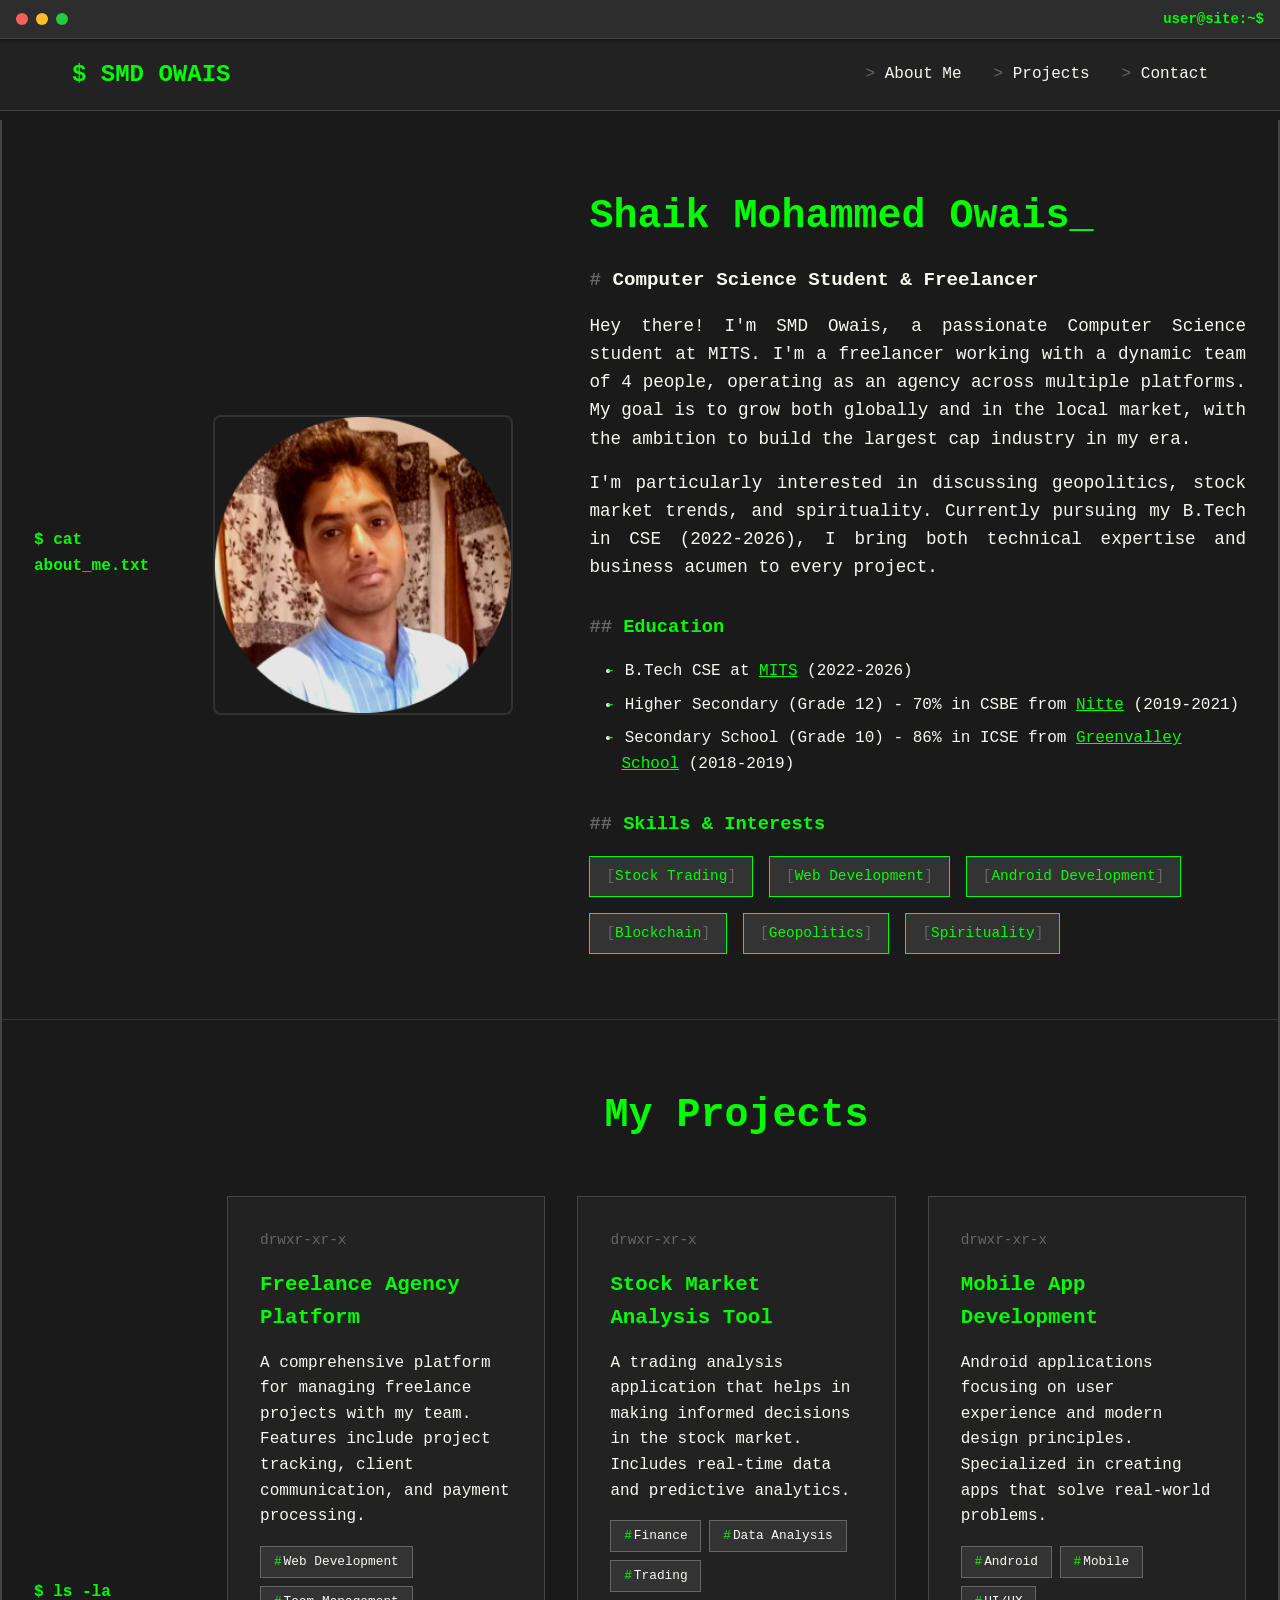
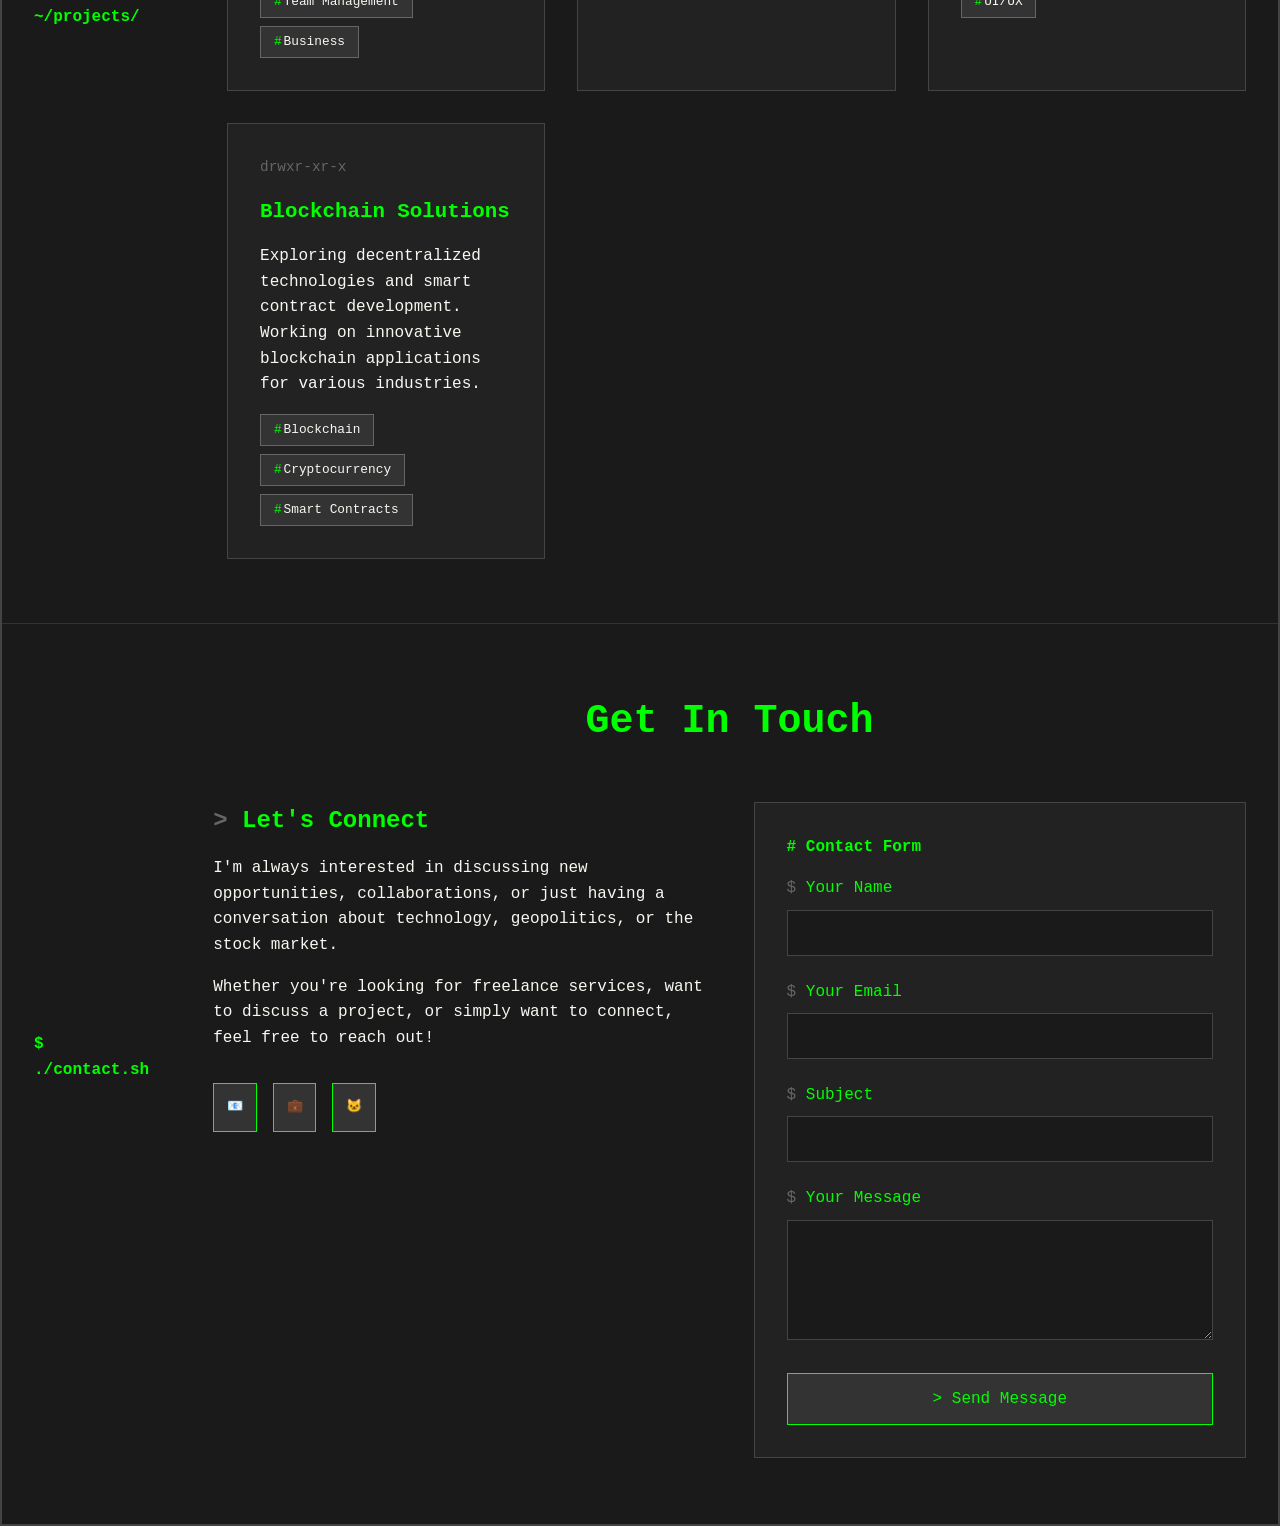
<file: index.html>
<!DOCTYPE html>
<html lang="en">
<head>
    <meta charset="UTF-8">
    <meta http-equiv="X-UA-Compatible" content="IE=edge">
    <meta name="viewport" content="width=device-width, initial-scale=1.0">
    <title>SMD Owais - Personal Portfolio</title>
    <link rel="stylesheet" href="styles.css">
</head>
<body>
    <!-- Terminal Window Header -->
    <div class="terminal-header">
        <div class="terminal-buttons">
            <span class="terminal-button close"></span>
            <span class="terminal-button minimize"></span>
            <span class="terminal-button maximize"></span>
        </div>
        <div class="terminal-title">user@site:~$</div>
    </div>
    
    <!-- Navigation Bar -->
    <nav class="navbar">
        <div class="nav-container">
            <a href="#about" class="logo">SMD OWAIS</a>
            <ul class="nav-menu">
                <li><a href="#about" class="nav-link" data-target="about">About Me</a></li>
                <li><a href="#projects" class="nav-link" data-target="projects">Projects</a></li>
                <li><a href="#contact" class="nav-link" data-target="contact">Contact</a></li>
            </ul>
        </div>
    </nav>

    <main>
        <!-- About Me Section -->
        <section id="about" class="section about">
            <div class="container">
                <div class="about-content fade-in">
                    <div class="about-image">
                        <img src="smd.png.png" alt="SMD Owais" class="profile-image">
                    </div>
                    <div class="about-text">
                        <h1 class="cursor">Shaik Mohammed Owais</h1>
                        <h2>Computer Science Student & Freelancer</h2>
                        <p>
                            Hey there! I'm SMD Owais, a passionate Computer Science student at MITS. 
                            I'm a freelancer working with a dynamic team of 4 people, operating as an 
                            agency across multiple platforms. My goal is to grow both globally and in 
                            the local market, with the ambition to build the largest cap industry in my era.
                        </p>
                        <p>
                            I'm particularly interested in discussing geopolitics, stock market trends, 
                            and spirituality. Currently pursuing my B.Tech in CSE (2022-2026), I bring 
                            both technical expertise and business acumen to every project.
                        </p>
                        
                        <h3>Education</h3>
                        <ul>
                            <li>B.Tech CSE at <a href="https://www.mits.ac.in/" target="_blank">MITS</a> (2022-2026)</li>
                            <li>Higher Secondary (Grade 12) - 70% in CSBE from <a href="https://nis.ac.in/" target="_blank">Nitte</a> (2019-2021)</li>
                            <li>Secondary School (Grade 10) - 86% in ICSE from <a href="https://www.facebook.com/pages/category/Local-business/Greenvalley-school-515879645246648/" target="_blank">Greenvalley School</a> (2018-2019)</li>
                        </ul>
                        
                        <h3>Skills & Interests</h3>
                        <div class="skills-list">
                            <span class="skill-tag">Stock Trading</span>
                            <span class="skill-tag">Web Development</span>
                            <span class="skill-tag">Android Development</span>
                            <span class="skill-tag">Blockchain</span>
                            <span class="skill-tag">Geopolitics</span>
                            <span class="skill-tag">Spirituality</span>
                        </div>
                    </div>
                </div>
            </div>
        </section>

        <!-- Projects Section -->
        <section id="projects" class="section projects">
            <div class="container">
                <h2 class="section-title fade-in">My Projects</h2>
                <div class="projects-grid">
                    <div class="project-card fade-in">
                        <h3>Freelance Agency Platform</h3>
                        <p>
                            A comprehensive platform for managing freelance projects with my team. 
                            Features include project tracking, client communication, and payment processing.
                        </p>
                        <div class="project-tags">
                            <span class="project-tag">Web Development</span>
                            <span class="project-tag">Team Management</span>
                            <span class="project-tag">Business</span>
                        </div>
                    </div>
                    
                    <div class="project-card fade-in">
                        <h3>Stock Market Analysis Tool</h3>
                        <p>
                            A trading analysis application that helps in making informed decisions 
                            in the stock market. Includes real-time data and predictive analytics.
                        </p>
                        <div class="project-tags">
                            <span class="project-tag">Finance</span>
                            <span class="project-tag">Data Analysis</span>
                            <span class="project-tag">Trading</span>
                        </div>
                    </div>
                    
                    <div class="project-card fade-in">
                        <h3>Mobile App Development</h3>
                        <p>
                            Android applications focusing on user experience and modern design principles. 
                            Specialized in creating apps that solve real-world problems.
                        </p>
                        <div class="project-tags">
                            <span class="project-tag">Android</span>
                            <span class="project-tag">Mobile</span>
                            <span class="project-tag">UI/UX</span>
                        </div>
                    </div>
                    
                    <div class="project-card fade-in">
                        <h3>Blockchain Solutions</h3>
                        <p>
                            Exploring decentralized technologies and smart contract development. 
                            Working on innovative blockchain applications for various industries.
                        </p>
                        <div class="project-tags">
                            <span class="project-tag">Blockchain</span>
                            <span class="project-tag">Cryptocurrency</span>
                            <span class="project-tag">Smart Contracts</span>
                        </div>
                    </div>
                </div>
            </div>
        </section>

        <!-- Contact Section -->
        <section id="contact" class="section contact">
            <div class="container">
                <h2 class="section-title fade-in">Get In Touch</h2>
                <div class="contact-content">
                    <div class="contact-info fade-in">
                        <h3>Let's Connect</h3>
                        <p>
                            I'm always interested in discussing new opportunities, collaborations, 
                            or just having a conversation about technology, geopolitics, or the stock market.
                        </p>
                        <p>
                            Whether you're looking for freelance services, want to discuss a project, 
                            or simply want to connect, feel free to reach out!
                        </p>
                        
                        <div class="social-links">
                            <a href="mailto:owaissmd33@gmail.com" class="social-link" title="Email">
                                📧
                            </a>
                            <a href="https://www.linkedin.com/in/smd-owais-7703b7245" class="social-link" title="LinkedIn" target="_blank">
                                💼
                            </a>
                            <a href="https://github.com/SMD111-git" class="social-link" title="GitHub" target="_blank">
                                🐱
                            </a>
                        </div>
                    </div>
                    
                    <div class="contact-form fade-in">
                        <form id="contactForm">
                            <div class="form-group">
                                <label for="name">Your Name</label>
                                <input type="text" id="name" name="name" required>
                                <div class="error-message"></div>
                            </div>
                            
                            <div class="form-group">
                                <label for="email">Your Email</label>
                                <input type="email" id="email" name="email" required>
                                <div class="error-message"></div>
                            </div>
                            
                            <div class="form-group">
                                <label for="subject">Subject</label>
                                <input type="text" id="subject" name="subject" required>
                                <div class="error-message"></div>
                            </div>
                            
                            <div class="form-group">
                                <label for="message">Your Message</label>
                                <textarea id="message" name="message" required></textarea>
                                <div class="error-message"></div>
                            </div>
                            
                            <button type="submit" id="submitBtn" class="submit-btn">Send Message</button>
                        </form>
                    </div>
                </div>
            </div>
        </section>
    </main>

    <!-- JavaScript -->
    <script src="script.js"></script>
</body>
</html>
</file>
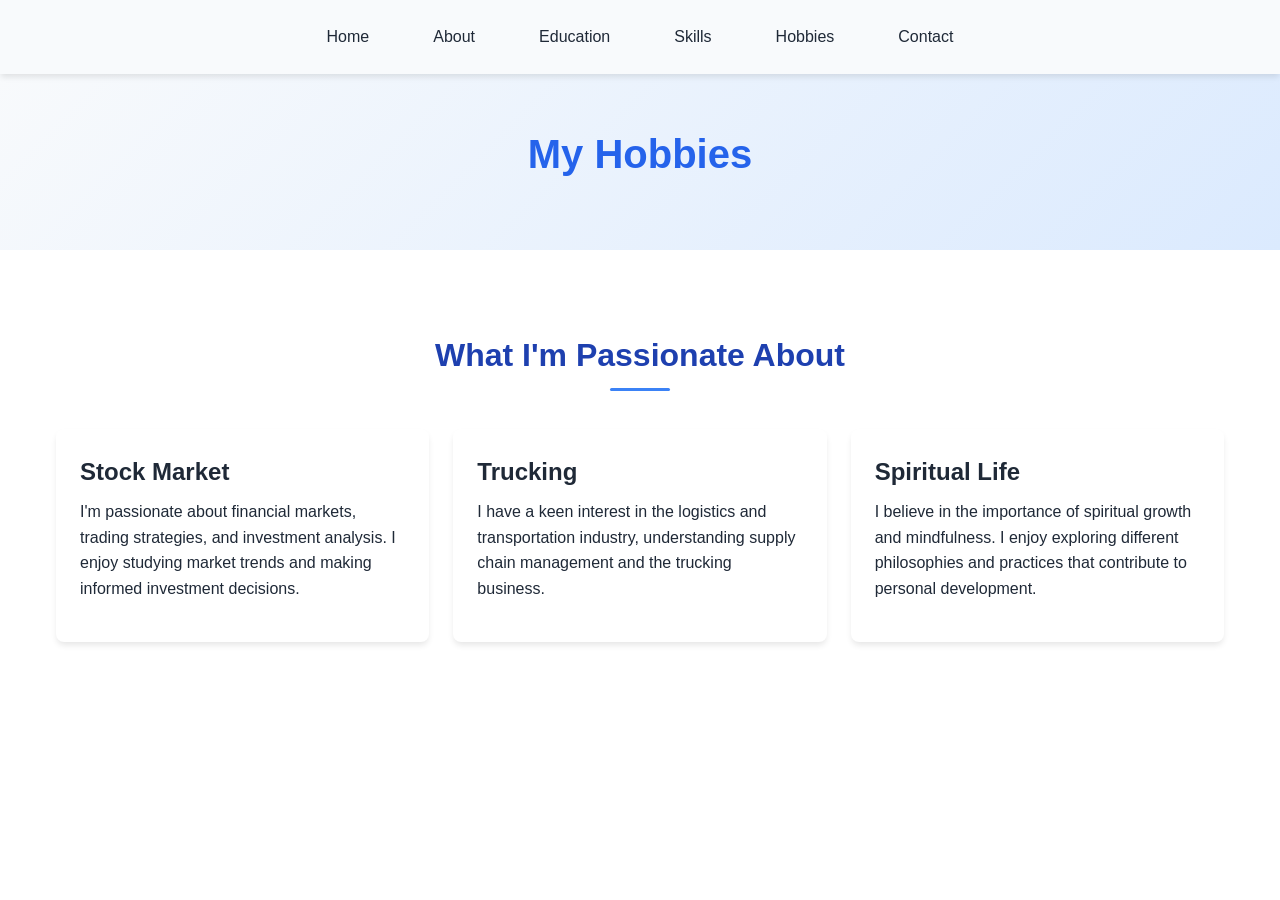
<file: hobbies.html>
<!DOCTYPE html>
<html lang="en">
<head>
    <meta charset="UTF-8">
    <meta http-equiv="X-UA-Compatible" content="IE=edge">
    <meta name="viewport" content="width=device-width, initial-scale=1.0">
    <title>Hobbies - SMD OWAIS</title>
    <link rel="stylesheet" href="style.css">
</head>
<body>
    <!-- Navigation -->
    <nav class="nav-container">
        <div class="container">
            <div class="nav-links">
                <a href="index.html">Home</a>
                <a href="index.html#about">About</a>
                <a href="index.html#education">Education</a>
                <a href="index.html#skills">Skills</a>
                <a href="#hobbies">Hobbies</a>
                <a href="conactme.html">Contact</a>
            </div>
        </div>
    </nav>

    <!-- Header -->
    <header class="header">
        <div class="container">
            <h1>My Hobbies</h1>
        </div>
    </header>

    <div class="container">
        <!-- Hobbies Section -->
        <section id="hobbies" class="section">
            <h2 class="section-title">What I'm Passionate About</h2>
            <div class="skills-grid">
                <div class="card">
                    <h3>Stock Market</h3>
                    <p>I'm passionate about financial markets, trading strategies, and investment analysis. I enjoy studying market trends and making informed investment decisions.</p>
                </div>
                <div class="card">
                    <h3>Trucking</h3>
                    <p>I have a keen interest in the logistics and transportation industry, understanding supply chain management and the trucking business.</p>
                </div>
                <div class="card">
                    <h3>Spiritual Life</h3>
                    <p>I believe in the importance of spiritual growth and mindfulness. I enjoy exploring different philosophies and practices that contribute to personal development.</p>
                </div>
            </div>
        </section>
    </div>

    <script src="script.js"></script>
</body>
</html>
</file>
<file: styles.css>
/* Personal Site - Terminal Theme Styling */

/* Reset and base styles */
* {
    margin: 0;
    padding: 0;
    box-sizing: border-box;
}

body {
    font-family: 'Fira Mono', 'Menlo', 'Monaco', 'Consolas', 'Courier New', monospace;
    line-height: 1.6;
    color: #f8f8f2;
    background-color: #1a1a1a;
    overflow-x: hidden;
}

/* Terminal Window Header */
.terminal-header {
    background: #2d2d2d;
    border-bottom: 1px solid #444;
    padding: 8px 16px;
    display: flex;
    align-items: center;
    justify-content: space-between;
    position: fixed;
    top: 0;
    width: 100%;
    z-index: 1001;
    box-shadow: 0 2px 4px rgba(0, 0, 0, 0.3);
}

.terminal-buttons {
    display: flex;
    gap: 8px;
}

.terminal-button {
    width: 12px;
    height: 12px;
    border-radius: 50%;
}

.terminal-button.close {
    background: #ff5f56;
}

.terminal-button.minimize {
    background: #ffbd2e;
}

.terminal-button.maximize {
    background: #27ca3f;
}

.terminal-title {
    font-size: 14px;
    color: #00ff00;
    font-weight: bold;
}

/* Blinking cursor animation */
@keyframes blink {
    0%, 50% { opacity: 1; }
    51%, 100% { opacity: 0; }
}

.cursor::after {
    content: '_';
    color: #00ff00;
    animation: blink 1s infinite;
    font-weight: bold;
}

/* Navigation styles */
.navbar {
    background: #222;
    padding: 1rem 0;
    position: fixed;
    top: 40px; /* Account for terminal header */
    width: 100%;
    z-index: 1000;
    border-bottom: 1px solid #444;
}

.nav-container {
    max-width: 1200px;
    margin: 0 auto;
    padding: 0 2rem;
    display: flex;
    justify-content: space-between;
    align-items: center;
}

.logo {
    color: #00ff00;
    font-size: 1.5rem;
    font-weight: bold;
    text-decoration: none;
}

.logo::before {
    content: '$ ';
    color: #00ff00;
}

.nav-menu {
    display: flex;
    list-style: none;
    gap: 2rem;
}

.nav-link {
    color: #f8f8f2;
    text-decoration: none;
    font-weight: 500;
    transition: color 0.3s ease;
    cursor: pointer;
}

.nav-link:hover {
    color: #00ff00;
}

.nav-link::before {
    content: '> ';
    color: #666;
}

.nav-link:hover::before {
    color: #00ff00;
}

/* Main content styles */
main {
    margin-top: 120px; /* Account for terminal header + navbar */
    border: 2px solid #444;
    border-top: none;
    background: #1a1a1a;
}

.section {
    padding: 4rem 0;
    min-height: 100vh;
    display: flex;
    align-items: center;
    border-bottom: 1px solid #333;
}

.section:last-child {
    border-bottom: none;
}

.container {
    max-width: 1200px;
    margin: 0 auto;
    padding: 0 2rem;
}

/* About Me section */
.about {
    background: #1a1a1a;
}

.about::before {
    content: '$ cat about_me.txt';
    display: block;
    color: #00ff00;
    font-weight: bold;
    margin-bottom: 2rem;
    padding: 0 2rem;
}

.about-content {
    display: grid;
    grid-template-columns: 1fr 2fr;
    gap: 3rem;
    align-items: center;
}

.profile-image {
    width: 100%;
    max-width: 300px;
    border-radius: 8px;
    border: 2px solid #444;
    filter: contrast(1.2) brightness(0.9);
}

.about-text h1 {
    font-size: 2.5rem;
    margin-bottom: 1rem;
    color: #00ff00;
}

.about-text h2 {
    font-size: 1.2rem;
    color: #f8f8f2;
    margin-bottom: 1rem;
}

.about-text h2::before {
    content: '# ';
    color: #666;
}

.about-text p {
    font-size: 1.1rem;
    margin-bottom: 1rem;
    text-align: justify;
    color: #f8f8f2;
}

.about-text h3 {
    color: #00ff00;
    margin-top: 2rem;
    margin-bottom: 1rem;
}

.about-text h3::before {
    content: '## ';
    color: #666;
}

.about-text ul {
    margin-left: 2rem;
}

.about-text li {
    margin-bottom: 0.5rem;
    color: #f8f8f2;
}

.about-text li::before {
    content: '- ';
    color: #00ff00;
    margin-left: -1rem;
}

.about-text a {
    color: #00ff00;
    text-decoration: underline;
}

.about-text a:hover {
    color: #f8f8f2;
    background: #00ff00;
    padding: 2px 4px;
}

.skills-list {
    display: flex;
    flex-wrap: wrap;
    gap: 1rem;
    margin-top: 1rem;
}

.skill-tag {
    background: #333;
    color: #00ff00;
    padding: 0.5rem 1rem;
    border: 1px solid #00ff00;
    border-radius: 0;
    font-size: 0.9rem;
    font-weight: 500;
}

.skill-tag::before {
    content: '[';
    color: #666;
}

.skill-tag::after {
    content: ']';
    color: #666;
}

/* Projects section */
.projects {
    background: #1a1a1a;
}

.projects::before {
    content: '$ ls -la ~/projects/';
    display: block;
    color: #00ff00;
    font-weight: bold;
    margin-bottom: 2rem;
    padding: 0 2rem;
}

.section-title {
    text-align: center;
    font-size: 2.5rem;
    margin-bottom: 3rem;
    color: #00ff00;
}

.projects-grid {
    display: grid;
    grid-template-columns: repeat(auto-fit, minmax(300px, 1fr));
    gap: 2rem;
    margin-top: 2rem;
}

.project-card {
    background: #222;
    border: 1px solid #444;
    border-radius: 0;
    padding: 2rem;
    transition: border-color 0.3s ease;
}

.project-card:hover {
    border-color: #00ff00;
    box-shadow: 0 0 10px rgba(0, 255, 0, 0.3);
}

.project-card::before {
    content: 'drwxr-xr-x ';
    color: #666;
    font-size: 0.9rem;
    display: block;
    margin-bottom: 1rem;
}

.project-card h3 {
    font-size: 1.3rem;
    margin-bottom: 1rem;
    color: #00ff00;
}

.project-card p {
    color: #f8f8f2;
    margin-bottom: 1rem;
}

.project-tags {
    display: flex;
    flex-wrap: wrap;
    gap: 0.5rem;
    margin-top: 1rem;
}

.project-tag {
    background: #333;
    color: #f8f8f2;
    padding: 0.3rem 0.8rem;
    border: 1px solid #666;
    border-radius: 0;
    font-size: 0.8rem;
}

.project-tag::before {
    content: '#';
    color: #00ff00;
    margin-right: 2px;
}

/* Contact section */
.contact {
    background: #1a1a1a;
}

.contact::before {
    content: '$ ./contact.sh';
    display: block;
    color: #00ff00;
    font-weight: bold;
    margin-bottom: 2rem;
    padding: 0 2rem;
}

.contact-content {
    display: grid;
    grid-template-columns: 1fr 1fr;
    gap: 3rem;
}

.contact-info h3 {
    font-size: 1.5rem;
    margin-bottom: 1rem;
    color: #00ff00;
}

.contact-info h3::before {
    content: '> ';
    color: #666;
}

.contact-info p {
    margin-bottom: 1rem;
    color: #f8f8f2;
}

.social-links {
    display: flex;
    gap: 1rem;
    margin-top: 2rem;
}

.social-link {
    display: inline-block;
    padding: 0.8rem;
    background: #333;
    color: #00ff00;
    border: 1px solid #00ff00;
    border-radius: 0;
    text-decoration: none;
    transition: all 0.3s ease;
    font-family: monospace;
}

.social-link:hover {
    background: #00ff00;
    color: #1a1a1a;
}

/* Contact form styles */
.contact-form {
    background: #222;
    padding: 2rem;
    border: 1px solid #444;
    border-radius: 0;
}

.contact-form::before {
    content: '# Contact Form';
    display: block;
    color: #00ff00;
    margin-bottom: 1rem;
    font-weight: bold;
}

.form-group {
    margin-bottom: 1.5rem;
}

.form-group label {
    display: block;
    margin-bottom: 0.5rem;
    font-weight: 500;
    color: #00ff00;
}

.form-group label::before {
    content: '$ ';
    color: #666;
}

.form-group input,
.form-group textarea {
    width: 100%;
    padding: 0.8rem;
    border: 1px solid #444;
    border-radius: 0;
    font-size: 1rem;
    font-family: 'Fira Mono', 'Menlo', 'Monaco', 'Consolas', 'Courier New', monospace;
    background: #1a1a1a;
    color: #f8f8f2;
    transition: border-color 0.3s ease;
}

.form-group input:focus,
.form-group textarea:focus {
    outline: none;
    border-color: #00ff00;
    box-shadow: 0 0 5px rgba(0, 255, 0, 0.3);
}

.form-group textarea {
    resize: vertical;
    min-height: 120px;
}

.submit-btn {
    background: #333;
    color: #00ff00;
    padding: 1rem 2rem;
    border: 1px solid #00ff00;
    border-radius: 0;
    font-size: 1rem;
    font-weight: 500;
    font-family: 'Fira Mono', 'Menlo', 'Monaco', 'Consolas', 'Courier New', monospace;
    cursor: pointer;
    transition: all 0.3s ease;
    width: 100%;
}

.submit-btn:hover {
    background: #00ff00;
    color: #1a1a1a;
}

.submit-btn::before {
    content: '> ';
}

/* Error message styles */
.error-message {
    color: #ff5555;
    font-size: 0.9rem;
    margin-top: 0.5rem;
    display: none;
}

.form-group.error input,
.form-group.error textarea {
    border-color: #ff5555;
}

.form-group.error .error-message {
    display: block;
}

/* Success message */
.success-message {
    background: #2d5a2d;
    color: #00ff00;
    padding: 1rem;
    border: 1px solid #00ff00;
    border-radius: 0;
    margin-bottom: 1rem;
    display: none;
}

/* Responsive design */
@media (max-width: 768px) {
    .terminal-header {
        padding: 6px 12px;
    }
    
    .terminal-title {
        font-size: 12px;
    }
    
    .nav-container {
        flex-direction: column;
        gap: 1rem;
    }
    
    .nav-menu {
        gap: 1rem;
    }
    
    .about-content {
        grid-template-columns: 1fr;
        text-align: center;
    }
    
    .contact-content {
        grid-template-columns: 1fr;
    }
    
    .about-text h1 {
        font-size: 2rem;
    }
    
    .section-title {
        font-size: 2rem;
    }
    
    .projects-grid {
        grid-template-columns: 1fr;
    }
    
    .container {
        padding: 0 1rem;
    }
    
    main {
        margin-top: 100px;
    }
}

@media (max-width: 480px) {
    .about-text h1 {
        font-size: 1.8rem;
    }
    
    .section-title {
        font-size: 1.8rem;
    }
    
    .skills-list {
        justify-content: center;
    }
    
    .social-links {
        justify-content: center;
    }
    
    .terminal-buttons {
        gap: 6px;
    }
    
    .terminal-button {
        width: 10px;
        height: 10px;
    }
}

/* Smooth scrolling */
html {
    scroll-behavior: smooth;
}

/* Loading animation - updated for terminal theme */
.fade-in {
    opacity: 0;
    transform: translateY(30px);
    transition: opacity 0.6s ease, transform 0.6s ease;
}

.fade-in.visible {
    opacity: 1;
    transform: translateY(0);
}

/* Additional terminal-style elements */
.terminal-prompt::before {
    content: '$ ';
    color: #00ff00;
    font-weight: bold;
}

/* Terminal scrollbar styling */
::-webkit-scrollbar {
    width: 12px;
}

::-webkit-scrollbar-track {
    background: #1a1a1a;
}

::-webkit-scrollbar-thumb {
    background: #444;
    border-radius: 0;
}

::-webkit-scrollbar-thumb:hover {
    background: #00ff00;
}

/* Selection styling */
::selection {
    background: #00ff00;
    color: #1a1a1a;
}

/* Focus outline for accessibility */
*:focus {
    outline: 2px solid #00ff00;
    outline-offset: 2px;
}
</file>
<file: style.css>
/* Modern CSS Reset and Base Styles */
* {
    margin: 0;
    padding: 0;
    box-sizing: border-box;
}

/* Root Variables for Consistent Design */
:root {
    --primary-color: #2563eb;
    --secondary-color: #1e40af;
    --accent-color: #3b82f6;
    --text-color: #1f2937;
    --text-light: #6b7280;
    --bg-color: #ffffff;
    --bg-secondary: #f8fafc;
    --border-color: #e5e7eb;
    --hover-color: #dbeafe;
    --shadow: 0 4px 6px -1px rgba(0, 0, 0, 0.1);
    --shadow-lg: 0 10px 15px -3px rgba(0, 0, 0, 0.1);
    --border-radius: 8px;
    --transition: all 0.3s ease;
}

/* Typography */
body {
    font-family: 'Segoe UI', Tahoma, Geneva, Verdana, sans-serif;
    line-height: 1.6;
    color: var(--text-color);
    background-color: var(--bg-color);
}

h1 {
    font-size: 2.5rem;
    font-weight: 700;
    margin-bottom: 1rem;
    color: var(--primary-color);
}

h2 {
    font-size: 2rem;
    font-weight: 600;
    margin-bottom: 0.75rem;
    color: var(--secondary-color);
}

h3 {
    font-size: 1.5rem;
    font-weight: 600;
    margin-bottom: 0.5rem;
}

p {
    margin-bottom: 1rem;
    color: var(--text-color);
}

/* Container and Layout */
.container {
    max-width: 1200px;
    margin: 0 auto;
    padding: 0 1rem;
}

/* Navigation */
.nav-container {
    background-color: var(--bg-secondary);
    padding: 1rem 0;
    box-shadow: var(--shadow);
    position: sticky;
    top: 0;
    z-index: 100;
}

.nav-links {
    display: flex;
    gap: 2rem;
    justify-content: center;
    flex-wrap: wrap;
}

.nav-links a {
    color: var(--text-color);
    text-decoration: none;
    font-weight: 500;
    padding: 0.5rem 1rem;
    border-radius: var(--border-radius);
    transition: var(--transition);
}

.nav-links a:hover {
    background-color: var(--hover-color);
    color: var(--primary-color);
    transform: translateY(-2px);
}

/* Header Section */
.header {
    text-align: center;
    padding: 3rem 0;
    background: linear-gradient(135deg, var(--bg-secondary) 0%, var(--hover-color) 100%);
}

.profile-section {
    display: flex;
    align-items: center;
    gap: 2rem;
    margin: 2rem 0;
    padding: 2rem;
    background-color: var(--bg-color);
    border-radius: var(--border-radius);
    box-shadow: var(--shadow);
}

.profile-image {
    max-width: 200px;
    height: auto;
    border-radius: 50%;
    box-shadow: var(--shadow-lg);
}

.profile-text {
    flex: 1;
    font-size: 1.1rem;
    line-height: 1.7;
}

/* Sections */
.section {
    padding: 3rem 0;
    margin: 2rem 0;
}

.section-title {
    text-align: center;
    margin-bottom: 2rem;
    position: relative;
}

.section-title::after {
    content: '';
    position: absolute;
    bottom: -10px;
    left: 50%;
    transform: translateX(-50%);
    width: 60px;
    height: 3px;
    background-color: var(--accent-color);
    border-radius: 2px;
}

/* Cards */
.card {
    background-color: var(--bg-color);
    border-radius: var(--border-radius);
    padding: 1.5rem;
    margin: 1rem 0;
    box-shadow: var(--shadow);
    transition: var(--transition);
}

.card:hover {
    transform: translateY(-5px);
    box-shadow: var(--shadow-lg);
}

/* Skills Grid */
.skills-grid {
    display: grid;
    grid-template-columns: repeat(auto-fit, minmax(250px, 1fr));
    gap: 1.5rem;
    margin: 2rem 0;
}

.skill-item {
    background-color: var(--bg-secondary);
    padding: 1.5rem;
    border-radius: var(--border-radius);
    text-align: center;
    font-weight: 500;
    transition: var(--transition);
    border: 2px solid transparent;
}

.skill-item:hover {
    background-color: var(--hover-color);
    border-color: var(--accent-color);
    transform: scale(1.05);
}

/* Lists */
ul, ol {
    margin-left: 1.5rem;
    margin-bottom: 1rem;
}

li {
    margin-bottom: 0.5rem;
    line-height: 1.6;
}

/* Links */
a {
    color: var(--primary-color);
    text-decoration: none;
    transition: var(--transition);
}

a:hover {
    color: var(--secondary-color);
    text-decoration: underline;
}

/* Social Links */
.social-links {
    display: flex;
    gap: 1rem;
    align-items: center;
    flex-wrap: wrap;
}

.social-links img {
    transition: var(--transition);
    border-radius: 4px;
}

.social-links img:hover {
    transform: scale(1.2);
    box-shadow: var(--shadow);
}

/* Forms */
.form-container {
    max-width: 600px;
    margin: 0 auto;
    padding: 2rem;
    background-color: var(--bg-secondary);
    border-radius: var(--border-radius);
    box-shadow: var(--shadow);
}

.form-group {
    margin-bottom: 1.5rem;
}

.form-group label {
    display: block;
    margin-bottom: 0.5rem;
    font-weight: 500;
    color: var(--text-color);
}

.form-group input,
.form-group textarea {
    width: 100%;
    padding: 0.75rem;
    border: 2px solid var(--border-color);
    border-radius: var(--border-radius);
    font-size: 1rem;
    transition: var(--transition);
}

.form-group input:focus,
.form-group textarea:focus {
    outline: none;
    border-color: var(--accent-color);
    box-shadow: 0 0 0 3px rgba(59, 130, 246, 0.1);
}

.form-group textarea {
    resize: vertical;
    min-height: 120px;
}

.btn {
    background-color: var(--primary-color);
    color: white;
    padding: 0.75rem 2rem;
    border: none;
    border-radius: var(--border-radius);
    font-size: 1rem;
    font-weight: 500;
    cursor: pointer;
    transition: var(--transition);
}

.btn:hover {
    background-color: var(--secondary-color);
    transform: translateY(-2px);
    box-shadow: var(--shadow);
}

.error-message {
    color: #dc2626;
    font-size: 0.875rem;
    margin-top: 0.25rem;
    display: none;
}

.form-group.error input,
.form-group.error textarea {
    border-color: #dc2626;
}

.form-group.error .error-message {
    display: block;
}

/* Responsive Design */
@media (max-width: 768px) {
    .container {
        padding: 0 0.5rem;
    }
    
    h1 {
        font-size: 2rem;
    }
    
    h2 {
        font-size: 1.5rem;
    }
    
    .profile-section {
        flex-direction: column;
        text-align: center;
        padding: 1.5rem;
    }
    
    .nav-links {
        gap: 1rem;
        justify-content: center;
    }
    
    .nav-links a {
        padding: 0.5rem;
        font-size: 0.9rem;
    }
    
    .skills-grid {
        grid-template-columns: 1fr;
        gap: 1rem;
    }
    
    .section {
        padding: 2rem 0;
        margin: 1rem 0;
    }
    
    .social-links {
        justify-content: center;
    }
}

@media (max-width: 480px) {
    .form-container {
        padding: 1rem;
        margin: 0 0.5rem;
    }
    
    .profile-image {
        max-width: 150px;
    }
    
    h1 {
        font-size: 1.75rem;
    }
}

/* Print Styles */
@media print {
    .nav-container {
        display: none;
    }
    
    .card {
        box-shadow: none;
        border: 1px solid var(--border-color);
    }
    
    a {
        color: var(--text-color);
        text-decoration: underline;
    }
}

/* Accessibility Improvements */
@media (prefers-reduced-motion: reduce) {
    * {
        animation-duration: 0.01ms !important;
        animation-iteration-count: 1 !important;
        transition-duration: 0.01ms !important;
    }
}

/* Focus styles for keyboard navigation */
a:focus,
button:focus,
input:focus,
textarea:focus {
    outline: 2px solid var(--accent-color);
    outline-offset: 2px;
}
</file>
